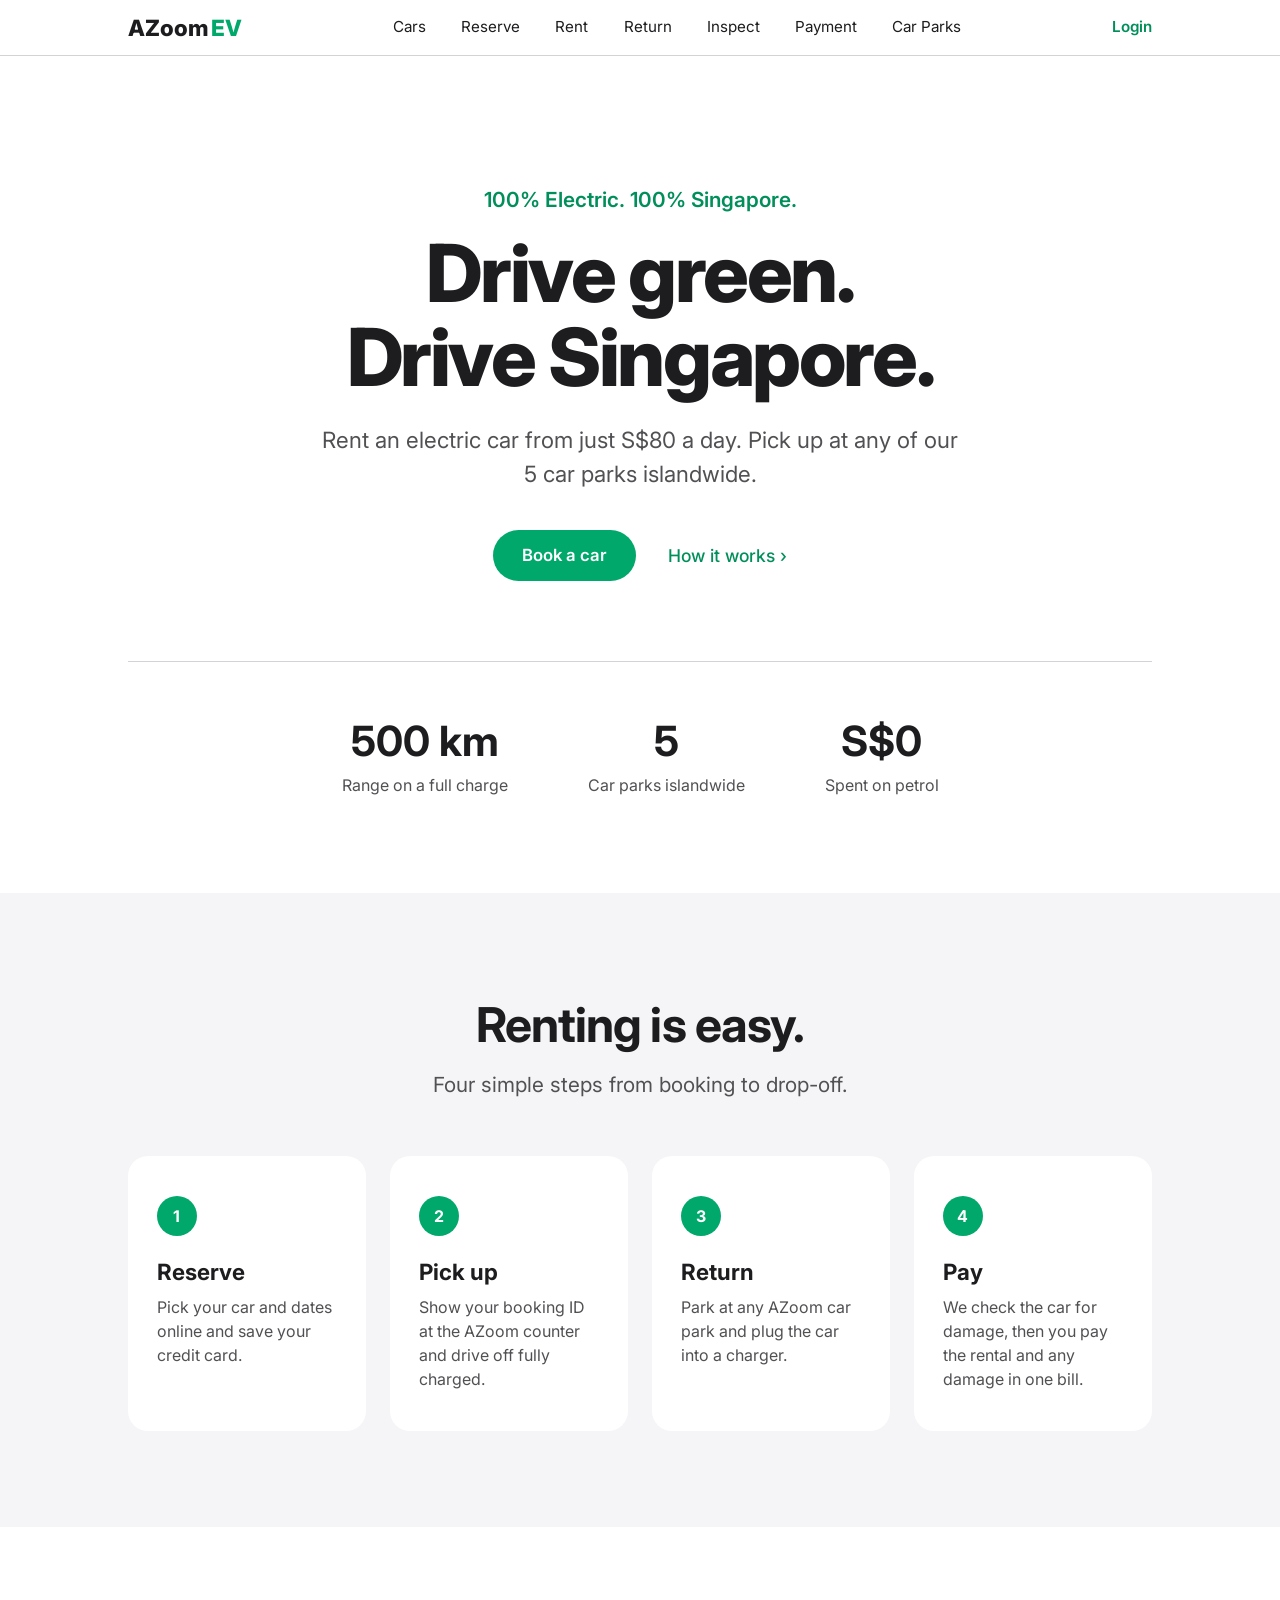
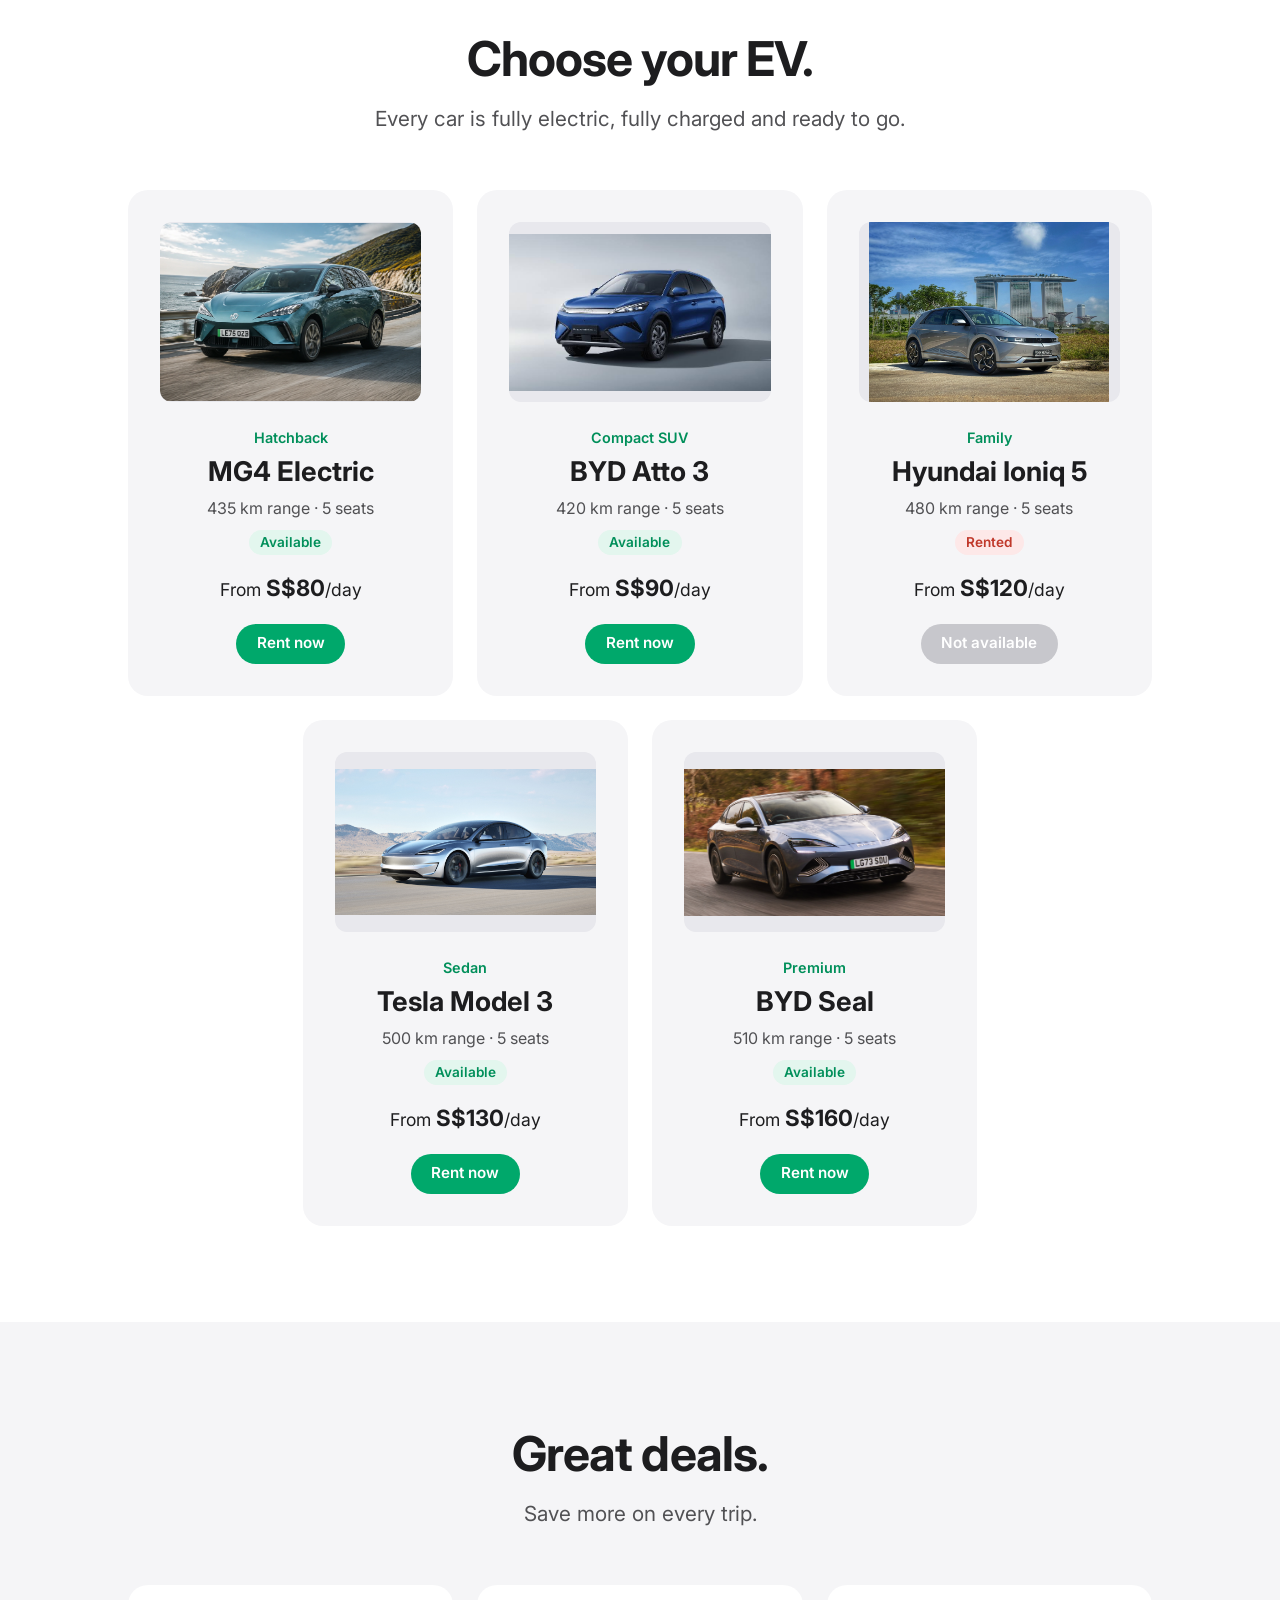
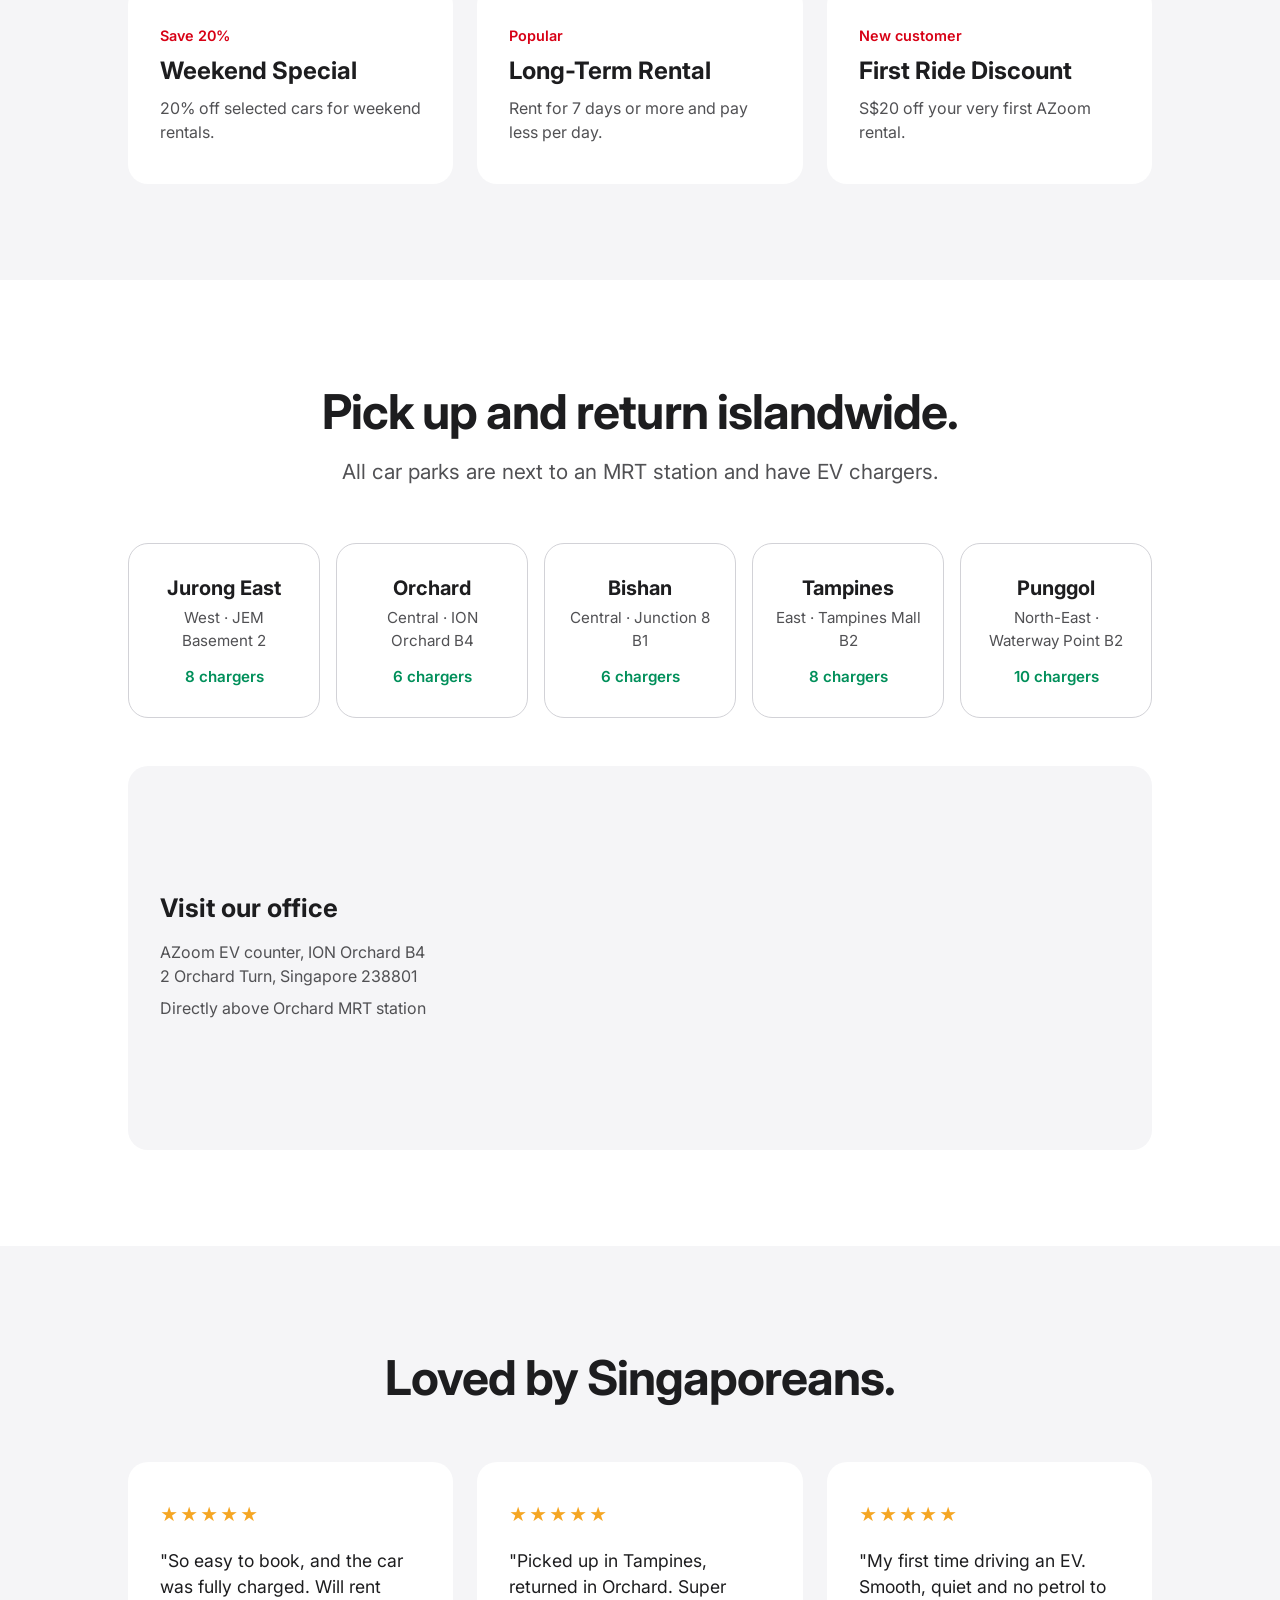
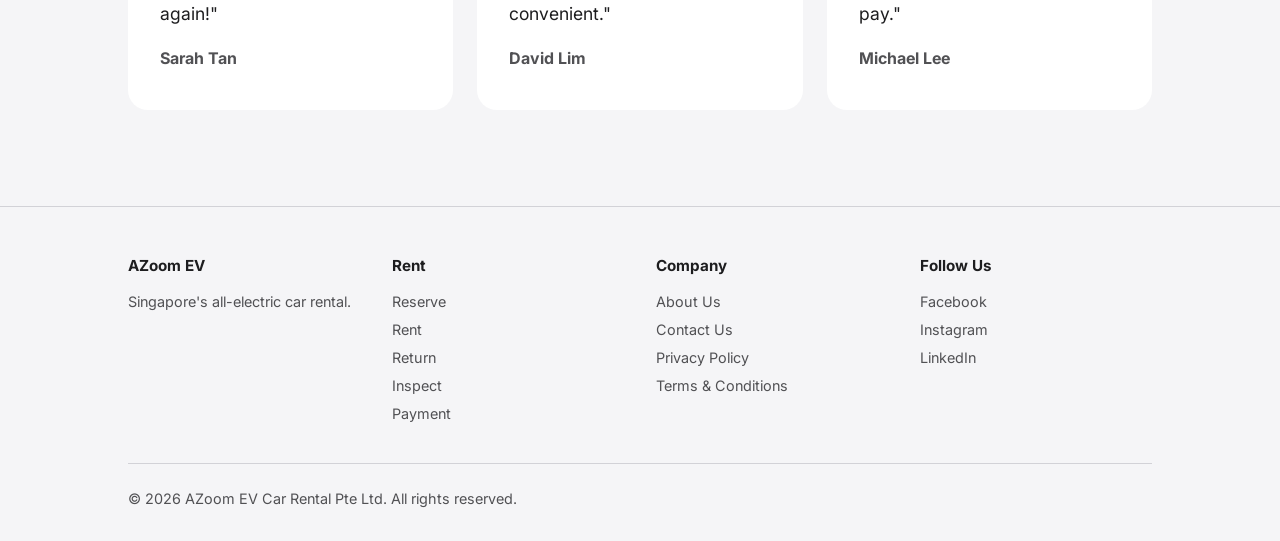
<file: index.html>
<!DOCTYPE html>
<html lang="en">
<head>
    <meta charset="UTF-8">
    <meta name="viewport" content="width=device-width, initial-scale=1.0">
    <title>AZoom | Singapore's All-Electric Car Rental</title>
    <!-- Inter font from Google Fonts (close to Apple's font) -->
    <link href="https://fonts.googleapis.com/css2?family=Inter:wght@400;500;600;700;800&display=swap" rel="stylesheet">
    <link rel="stylesheet" href="Car_rental.css">
</head>
<body>
    <header>
        <a href="index.html" class="logo">AZoom<span>EV</span></a>
        <nav>
            <a href="#fleet">Cars</a>
            <a href="reserve.html">Reserve</a>
            <a href="rent.html">Rent</a>
            <a href="return.html">Return</a>
            <a href="inspect.html">Inspect</a>
            <a href="payment.html">Payment</a>
            <a href="#carparks">Car Parks</a>
        </nav>
        <a href="#" class="login">Login</a>
    </header>

    <main>
        <!-- Hero -->
        <section class="hero">
            <p class="eyebrow">100% Electric. 100% Singapore.</p>
            <h1>Drive green.<br>Drive Singapore.</h1>
            <p class="hero-sub">Rent an electric car from just S$80 a day. Pick up at any of our 5 car parks islandwide.</p>
            <div class="hero-links">
                <a href="#fleet" class="btn">Book a car</a>
                <a href="#how" class="link">How it works &rsaquo;</a>
            </div>
            <div class="stats">
                <div><strong>500 km</strong><span>Range on a full charge</span></div>
                <div><strong>5</strong><span>Car parks islandwide</span></div>
                <div><strong>S$0</strong><span>Spent on petrol</span></div>
            </div>
        </section>

        <!-- How it works -->
        <section class="how grey" id="how">
            <h2>Renting is easy.</h2>
            <p class="section-sub">Four simple steps from booking to drop-off.</p>
            <div class="steps">
                <article class="step">
                    <span class="num">1</span>
                    <h3>Reserve</h3>
                    <p>Pick your car and dates online and save your credit card.</p>
                </article>
                <article class="step">
                    <span class="num">2</span>
                    <h3>Pick up</h3>
                    <p>Show your booking ID at the AZoom counter and drive off fully charged.</p>
                </article>
                <article class="step">
                    <span class="num">3</span>
                    <h3>Return</h3>
                    <p>Park at any AZoom car park and plug the car into a charger.</p>
                </article>
                <article class="step">
                    <span class="num">4</span>
                    <h3>Pay</h3>
                    <p>We check the car for damage, then you pay the rental and any damage in one bill.</p>
                </article>
            </div>
        </section>

        <!-- Fleet -->
        <section class="fleet" id="fleet">
            <h2>Choose your EV.</h2>
            <p class="section-sub">Every car is fully electric, fully charged and ready to go.</p>
            <!-- Car cards are added by script.js from the cars array in data.js -->
            <div class="car_grid" id="car-grid"></div>
        </section>

        <!-- Promotions -->
        <section class="promotion grey">
            <h2>Great deals.</h2>
            <p class="section-sub">Save more on every trip.</p>
            <div class="promo_grid">
                <article class="promo">
                    <p class="promo-tag">Save 20%</p>
                    <h3>Weekend Special</h3>
                    <p>20% off selected cars for weekend rentals.</p>
                </article>
                <article class="promo">
                    <p class="promo-tag">Popular</p>
                    <h3>Long-Term Rental</h3>
                    <p>Rent for 7 days or more and pay less per day.</p>
                </article>
                <article class="promo">
                    <p class="promo-tag">New customer</p>
                    <h3>First Ride Discount</h3>
                    <p>S$20 off your very first AZoom rental.</p>
                </article>
            </div>
        </section>

        <!-- Car parks -->
        <section class="carparks" id="carparks">
            <h2>Pick up and return islandwide.</h2>
            <p class="section-sub">All car parks are next to an MRT station and have EV chargers.</p>
            <!-- Car park cards are added by script.js from the carParks array in data.js -->
            <div class="carpark_grid" id="carpark-grid"></div>

            <div class="office">
                <div class="office-info">
                    <h3>Visit our office</h3>
                    <p>AZoom EV counter, ION Orchard B4<br>2 Orchard Turn, Singapore 238801</p>
                    <p>Directly above Orchard MRT station</p>
                </div>
                <iframe class="office-map" src="https://www.google.com/maps?q=ION+Orchard,+2+Orchard+Turn,+Singapore+238801&output=embed" title="Map of the AZoom EV office at ION Orchard" loading="lazy" referrerpolicy="no-referrer-when-downgrade"></iframe>
            </div>
        </section>

        <!-- Reviews -->
        <section class="testimonials grey">
            <h2>Loved by Singaporeans.</h2>
            <div class="testimonial-container">
                <article class="testimonial">
                    <p class="stars">★★★★★</p>
                    <p>"So easy to book, and the car was fully charged. Will rent again!"</p>
                    <h3>Sarah Tan</h3>
                </article>
                <article class="testimonial">
                    <p class="stars">★★★★★</p>
                    <p>"Picked up in Tampines, returned in Orchard. Super convenient."</p>
                    <h3>David Lim</h3>
                </article>
                <article class="testimonial">
                    <p class="stars">★★★★★</p>
                    <p>"My first time driving an EV. Smooth, quiet and no petrol to pay."</p>
                    <h3>Michael Lee</h3>
                </article>
            </div>
        </section>
    </main>

    <footer>
        <div class="footer-container">
            <div>
                <h3>AZoom EV</h3>
                <p>Singapore's all-electric car rental.</p>
            </div>
            <div>
                <h3>Rent</h3>
                <ul>
                    <li><a href="reserve.html">Reserve</a></li>
                    <li><a href="rent.html">Rent</a></li>
                    <li><a href="return.html">Return</a></li>
                    <li><a href="inspect.html">Inspect</a></li>
                    <li><a href="payment.html">Payment</a></li>
                </ul>
            </div>
            <div>
                <h3>Company</h3>
                <ul>
                    <li><a href="#">About Us</a></li>
                    <li><a href="#">Contact Us</a></li>
                    <li><a href="#">Privacy Policy</a></li>
                    <li><a href="#">Terms &amp; Conditions</a></li>
                </ul>
            </div>
            <div>
                <h3>Follow Us</h3>
                <ul>
                    <li><a href="#">Facebook</a></li>
                    <li><a href="#">Instagram</a></li>
                    <li><a href="#">LinkedIn</a></li>
                </ul>
            </div>
        </div>
        <p class="copyright">&copy; 2026 AZoom EV Car Rental Pte Ltd. All rights reserved.</p>
    </footer>

    <!-- data.js must load first, because script.js uses its arrays -->
    <script src="data.js"></script>
    <script src="script.js"></script>
</body>
</html>
</file>
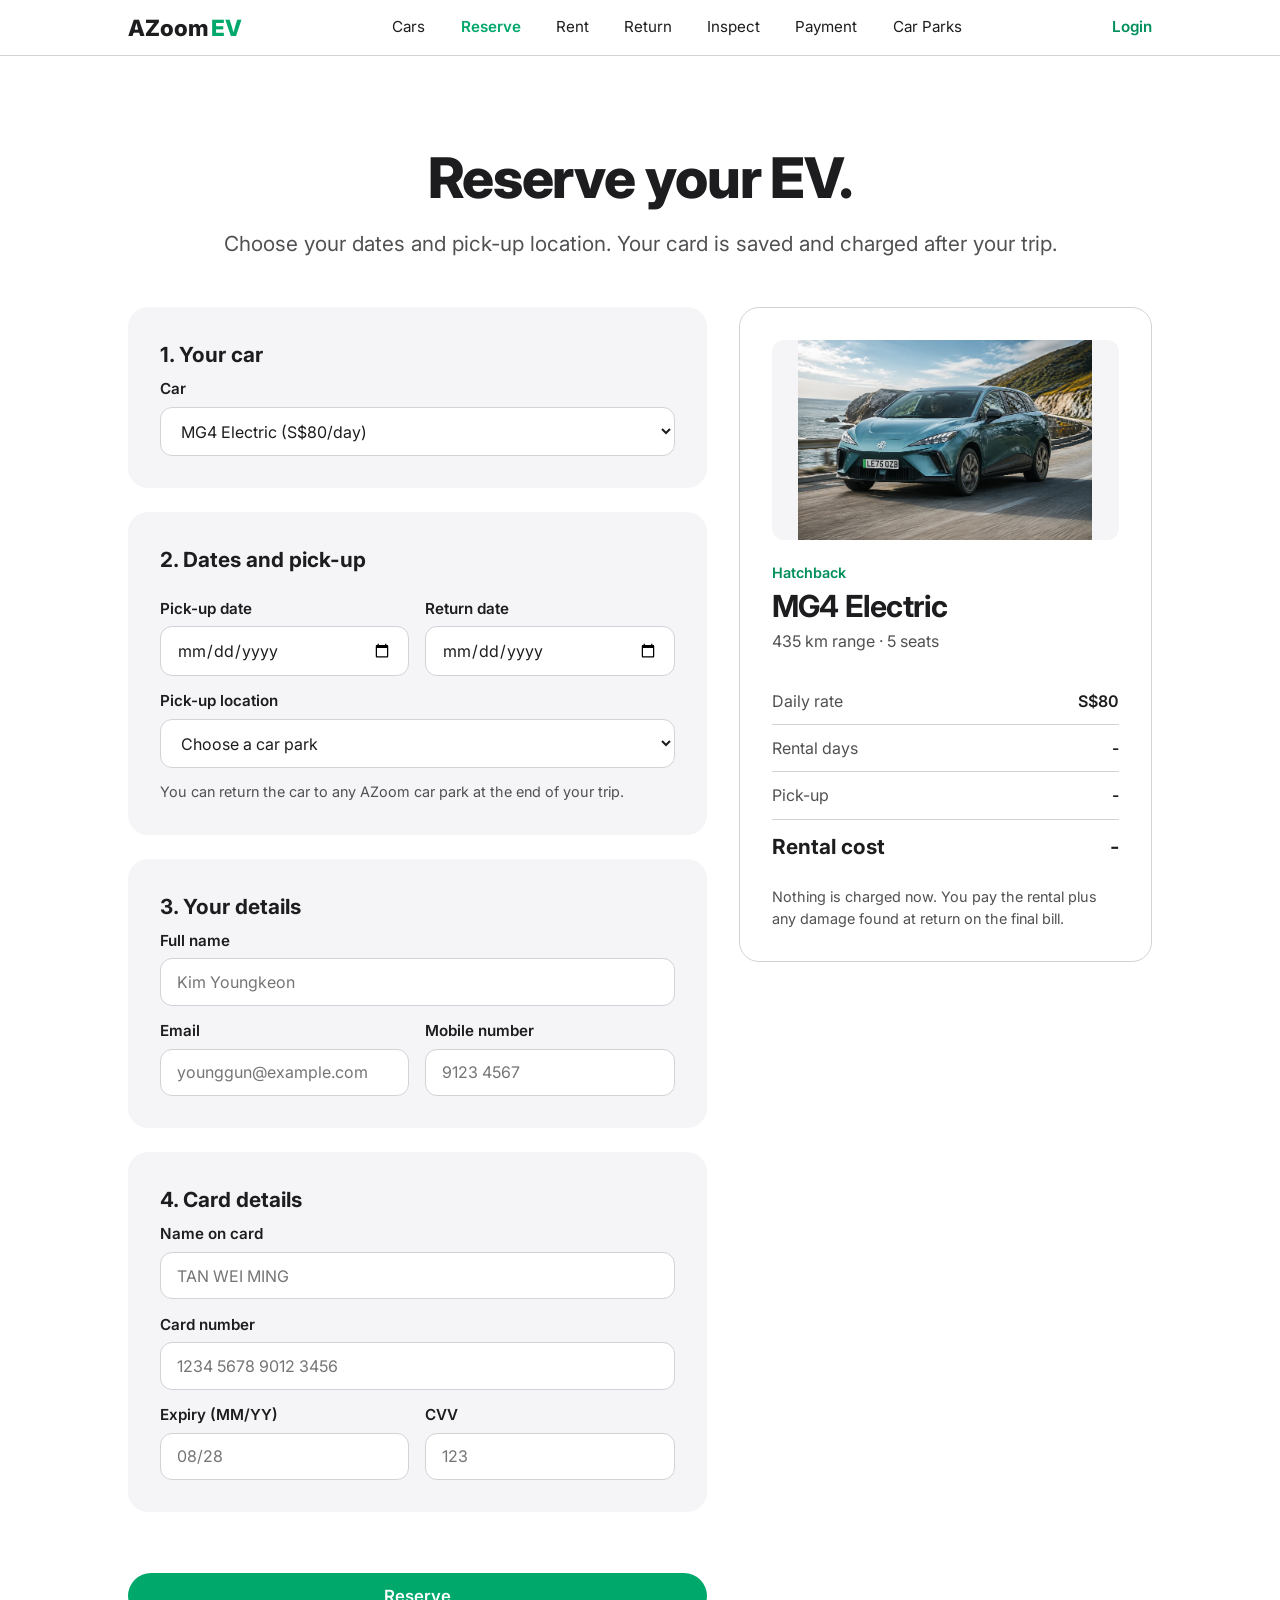
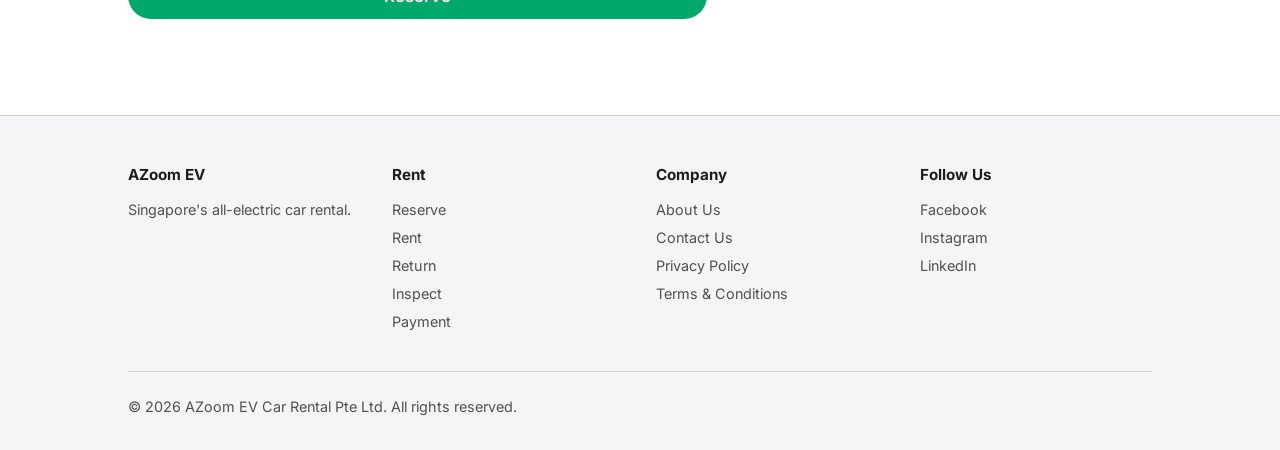
<file: reserve.html>
<!DOCTYPE html>
<html lang="en">
<head>
    <meta charset="UTF-8">
    <meta name="viewport" content="width=device-width, initial-scale=1.0">
    <title>Reserve a Car | AZoom EV</title>
    <link href="https://fonts.googleapis.com/css2?family=Inter:wght@400;500;600;700;800&display=swap" rel="stylesheet">
    <link rel="stylesheet" href="Car_rental.css">
</head>
<body>
    <header>
        <a href="index.html" class="logo">AZoom<span>EV</span></a>
        <nav>
            <a href="index.html#fleet">Cars</a>
            <a href="reserve.html" class="current">Reserve</a>
            <a href="rent.html">Rent</a>
            <a href="return.html">Return</a>
            <a href="inspect.html">Inspect</a>
            <a href="payment.html">Payment</a>
            <a href="index.html#carparks">Car Parks</a>
        </nav>
        <a href="#" class="login">Login</a>
    </header>

    <main>
        <section class="page-title">
            <h1>Reserve your EV.</h1>
            <p class="section-sub">Choose your dates and pick-up location. Your card is saved and charged after your trip.</p>
        </section>

        <!-- Booking form and live summary side by side -->
        <section class="reserve-layout" id="reserve-section">
            <form class="reserve-form" id="reserve-form" novalidate>
                <fieldset>
                    <legend>1. Your car</legend>
                    <label for="car-select">Car</label>
                    <select id="car-select" required></select>
                </fieldset>

                <fieldset>
                    <legend>2. Dates and pick-up</legend>
                    <div class="form-row">
                        <div>
                            <label for="pickup-date">Pick-up date</label>
                            <input type="date" id="pickup-date" required>
                        </div>
                        <div>
                            <label for="return-date">Return date</label>
                            <input type="date" id="return-date" required>
                        </div>
                    </div>
                    <label for="pickup-location">Pick-up location</label>
                    <select id="pickup-location" required></select>
                    <p class="hint">You can return the car to any AZoom car park at the end of your trip.</p>
                </fieldset>

                <fieldset>
                    <legend>3. Your details</legend>
                    <label for="customer-name">Full name</label>
                    <input type="text" id="customer-name" placeholder="Kim Youngkeon" required>
                    <div class="form-row">
                        <div>
                            <label for="email">Email</label>
                            <input type="email" id="email" placeholder="younggun@example.com" required>
                        </div>
                        <div>
                            <label for="phone">Mobile number</label>
                            <input type="tel" id="phone" placeholder="9123 4567" required>
                        </div>
                    </div>
                </fieldset>

                <fieldset>
                    <legend>4. Card details</legend>
                    <label for="card-name">Name on card</label>
                    <input type="text" id="card-name" placeholder="TAN WEI MING" required>
                    <label for="card-number">Card number</label>
                    <input type="text" id="card-number" placeholder="1234 5678 9012 3456" maxlength="19" inputmode="numeric" required>
                    <div class="form-row">
                        <div>
                            <label for="card-expiry">Expiry (MM/YY)</label>
                            <input type="text" id="card-expiry" placeholder="08/28" maxlength="5" required>
                        </div>
                        <div>
                            <label for="card-cvv">CVV</label>
                            <input type="password" id="card-cvv" placeholder="123" maxlength="3" inputmode="numeric" required>
                        </div>
                    </div>
                </fieldset>

                <p class="form-error" id="form-error"></p>
                <button type="submit" class="btn btn-full">Reserve</button>
            </form>

            <aside class="summary" id="summary">
                <img src="" alt="" class="summary-img" id="summary-img">
                <p class="car-type" id="summary-type"></p>
                <h2 id="summary-name"></h2>
                <p class="car-specs" id="summary-specs"></p>
                <dl class="summary-lines">
                    <div><dt>Daily rate</dt><dd id="summary-rate"></dd></div>
                    <div><dt>Rental days</dt><dd id="summary-days">-</dd></div>
                    <div><dt>Pick-up</dt><dd id="summary-pickup">-</dd></div>
                    <div class="summary-total"><dt>Rental cost</dt><dd id="summary-total">-</dd></div>
                </dl>
                <p class="hint">Nothing is charged now. You pay the rental plus any damage found at return on the final bill.</p>
            </aside>
        </section>

        <!-- Shown after a successful booking -->
        <section class="confirmation" id="confirmation" hidden>
            <div class="confirm-card">
                <span class="confirm-tick">&#10003;</span>
                <h2>Booking confirmed!</h2>
                <p class="section-sub">Your booking ID is</p>
                <p class="booking-id" id="confirm-id"></p>
                <dl class="summary-lines" id="confirm-details"></dl>
                <p class="hint">Show this booking ID at the AZoom counter when you pick up your car.</p>
                <a href="index.html" class="btn">Back to home</a>
            </div>
        </section>
    </main>

    <footer>
        <div class="footer-container">
            <div>
                <h3>AZoom EV</h3>
                <p>Singapore's all-electric car rental.</p>
            </div>
            <div>
                <h3>Rent</h3>
                <ul>
                    <li><a href="reserve.html">Reserve</a></li>
                    <li><a href="rent.html">Rent</a></li>
                    <li><a href="return.html">Return</a></li>
                    <li><a href="inspect.html">Inspect</a></li>
                    <li><a href="payment.html">Payment</a></li>
                </ul>
            </div>
            <div>
                <h3>Company</h3>
                <ul>
                    <li><a href="#">About Us</a></li>
                    <li><a href="#">Contact Us</a></li>
                    <li><a href="#">Privacy Policy</a></li>
                    <li><a href="#">Terms &amp; Conditions</a></li>
                </ul>
            </div>
            <div>
                <h3>Follow Us</h3>
                <ul>
                    <li><a href="#">Facebook</a></li>
                    <li><a href="#">Instagram</a></li>
                    <li><a href="#">LinkedIn</a></li>
                </ul>
            </div>
        </div>
        <p class="copyright">&copy; 2026 AZoom EV Car Rental Pte Ltd. All rights reserved.</p>
    </footer>

    <script src="data.js"></script>
    <script src="reserve.js"></script>
</body>
</html>
</file>
<file: Car_rental.css>
/* =========================================
   Colours (change them here once)
========================================= */
:root {
    --black: #1d1d1f;     /* main text, Apple-style near-black */
    --grey-text: #515154; /* secondary text, still easy to read */
    --grey-bg: #f5f5f7;   /* light grey section background */
    --green: #00a86b;     /* AZoom EV brand colour */
    --green-dark: #008f5a;
    --white: #ffffff;
    --border: #d2d2d7;
}

/* =========================================
   Global & Reset
========================================= */
* {
    margin: 0;
    padding: 0;
    box-sizing: border-box;
}

html {
    scroll-behavior: smooth;
}

body {
    font-family: -apple-system, BlinkMacSystemFont, 'Inter', Arial, sans-serif;
    color: var(--black);
    background-color: var(--white);
    line-height: 1.5;
}

a {
    text-decoration: none;
}

[hidden] {
    display: none !important;
}

section {
    padding: 6rem 10%;
    text-align: center;
}

.grey {
    background-color: var(--grey-bg);
}

section h2 {
    font-size: 3rem;
    font-weight: 700;
    letter-spacing: -0.02em;
}

.section-sub {
    font-size: 1.3rem;
    color: var(--grey-text);
    margin: 0.5rem 0 3.5rem;
}

/* Buttons */
.btn {
    display: inline-block;
    padding: 0.8rem 1.8rem;
    border-radius: 999px;
    background-color: var(--green);
    color: var(--white);
    font-size: 1.05rem;
    font-weight: 600;
    transition: background-color 0.2s ease;
}

.btn:hover {
    background-color: var(--green-dark);
}

.btn-small {
    padding: 0.55rem 1.3rem;
    font-size: 0.95rem;
}

.link {
    color: var(--green-dark);
    font-size: 1.1rem;
    font-weight: 500;
}

.link:hover {
    text-decoration: underline;
}

/* =========================================
   Header (thin bar that stays on top)
========================================= */
header {
    position: sticky;
    top: 0;
    z-index: 10;
    display: flex;
    justify-content: space-between;
    align-items: center;
    height: 56px;
    padding: 0 10%;
    background-color: rgba(255, 255, 255, 0.85);
    backdrop-filter: blur(12px);
    border-bottom: 1px solid var(--border);
}

.logo {
    font-size: 1.4rem;
    font-weight: 800;
    color: var(--black);
}

.logo span {
    color: var(--green);
    margin-left: 2px;
}

nav {
    display: flex;
    gap: 2.2rem;
}

nav a {
    color: var(--black);
    font-size: 0.95rem;
    transition: color 0.2s ease;
}

nav a:hover {
    color: var(--green);
}

.login {
    color: var(--green-dark);
    font-weight: 600;
    font-size: 0.95rem;
}

/* =========================================
   Hero
========================================= */
.hero {
    padding: 8rem 10% 6rem;
}

.eyebrow {
    color: var(--green-dark);
    font-size: 1.3rem;
    font-weight: 600;
    margin-bottom: 1rem;
}

.hero h1 {
    font-size: 5rem;
    font-weight: 800;
    line-height: 1.05;
    letter-spacing: -0.03em;
    animation: fadeUp 0.9s ease both;
}

.hero-sub {
    max-width: 640px;
    margin: 1.5rem auto 2.5rem;
    font-size: 1.4rem;
    color: var(--grey-text);
}

.hero-links {
    display: flex;
    justify-content: center;
    align-items: center;
    gap: 2rem;
}

.stats {
    display: flex;
    justify-content: center;
    gap: 5rem;
    margin-top: 5rem;
    padding-top: 3rem;
    border-top: 1px solid var(--border);
}

.stats strong {
    display: block;
    font-size: 2.6rem;
    font-weight: 700;
}

.stats span {
    color: var(--grey-text);
}

/* =========================================
   How It Works
========================================= */
.steps {
    display: grid;
    grid-template-columns: repeat(4, 1fr);
    gap: 1.5rem;
}

.step {
    padding: 2.5rem 1.8rem;
    background-color: var(--white);
    border-radius: 20px;
    text-align: left;
}

.num {
    display: inline-flex;
    align-items: center;
    justify-content: center;
    width: 40px;
    height: 40px;
    margin-bottom: 1.2rem;
    border-radius: 50%;
    background-color: var(--green);
    color: var(--white);
    font-weight: 700;
}

.step h3 {
    font-size: 1.4rem;
    margin-bottom: 0.4rem;
}

.step p {
    color: var(--grey-text);
}

/* =========================================
   Fleet
========================================= */
.car_grid {
    display: flex;
    flex-wrap: wrap;
    justify-content: center;
    gap: 1.5rem;
}

.car {
    flex: 0 1 calc(33.333% - 1rem);
    padding: 2rem;
    background-color: var(--grey-bg);
    border-radius: 20px;
    transition: transform 0.3s ease;
}

.car:hover {
    transform: scale(1.02);
}

.car-img {
    width: 100%;
    height: 180px;
    object-fit: contain;
    margin-bottom: 1.2rem;
    border-radius: 12px;
    background-color: #e8e8ed; /* shows until a photo is added */
}

.car-type {
    color: var(--green-dark);
    font-size: 0.9rem;
    font-weight: 600;
}

.car h3 {
    font-size: 1.7rem;
    margin: 0.2rem 0;
}

.car-specs {
    color: var(--grey-text);
}

.car-price {
    margin: 1rem 0 1.2rem;
    font-size: 1.1rem;
}

.car-price strong {
    font-size: 1.4rem;
}

/* Available / Rented label on each car */
.status {
    display: inline-block;
    margin-top: 0.6rem;
    padding: 0.15rem 0.7rem;
    border-radius: 999px;
    font-size: 0.85rem;
    font-weight: 600;
}

.status.available {
    background-color: #e3f6ee;
    color: var(--green-dark);
}

.status.rented {
    background-color: #fde8e8;
    color: #c0392b;
}

.btn-disabled,
.btn-disabled:hover {
    background-color: #c7c7cc;
    cursor: not-allowed;
}

/* =========================================
   Promotions
========================================= */
.promo_grid {
    display: grid;
    grid-template-columns: repeat(3, 1fr);
    gap: 1.5rem;
}

.promo {
    padding: 2.5rem 2rem;
    background-color: var(--white);
    border-radius: 20px;
    text-align: left;
}

.promo-tag {
    color: #d70015;
    font-size: 0.9rem;
    font-weight: 600;
    margin-bottom: 0.4rem;
}

.promo h3 {
    font-size: 1.5rem;
    margin-bottom: 0.4rem;
}

.promo p:last-child {
    color: var(--grey-text);
}

/* =========================================
   Car Parks
========================================= */
.carpark_grid {
    display: grid;
    grid-template-columns: repeat(5, 1fr);
    gap: 1rem;
}

.carpark {
    padding: 1.8rem 1.2rem;
    border: 1px solid var(--border);
    border-radius: 20px;
    transition: border-color 0.2s ease;
}

.carpark:hover {
    border-color: var(--green);
}

.carpark h3 {
    font-size: 1.25rem;
    margin-bottom: 0.3rem;
}

.carpark p {
    color: var(--grey-text);
    font-size: 0.95rem;
}

.carpark .chargers {
    margin-top: 0.8rem;
    color: var(--green-dark);
    font-weight: 600;
}

.office {
    display: grid;
    grid-template-columns: 1fr 2fr;
    gap: 2rem;
    align-items: center;
    margin-top: 3rem;
    padding: 2rem;
    border-radius: 20px;
    background-color: var(--grey-bg);
    text-align: left;
}

.office h3 {
    font-size: 1.6rem;
    margin-bottom: 0.8rem;
}

.office p {
    margin-bottom: 0.5rem;
    color: var(--grey-text);
}

.office-map {
    width: 100%;
    height: 320px;
    border: none;
    border-radius: 16px;
}

/* =========================================
   Testimonials
========================================= */
.testimonial-container {
    display: grid;
    grid-template-columns: repeat(3, 1fr);
    gap: 1.5rem;
    margin-top: 3rem;
}

.testimonial {
    padding: 2.5rem 2rem;
    background-color: var(--white);
    border-radius: 20px;
    text-align: left;
}

.stars {
    color: #f5a623;
    letter-spacing: 2px;
    margin-bottom: 0.8rem;
}

.testimonial p {
    font-size: 1.1rem;
    margin-bottom: 1.2rem;
}

.testimonial h3 {
    font-size: 1rem;
    color: var(--grey-text);
}

/* =========================================
   Footer
========================================= */
footer {
    padding: 3rem 10% 2rem;
    background-color: var(--grey-bg);
    border-top: 1px solid var(--border);
    font-size: 0.9rem;
}

.footer-container {
    display: grid;
    grid-template-columns: repeat(4, 1fr);
    gap: 2rem;
    padding-bottom: 2rem;
    border-bottom: 1px solid var(--border);
}

.footer-container h3 {
    font-size: 0.95rem;
    margin-bottom: 0.8rem;
}

.footer-container p,
.footer-container a {
    color: var(--grey-text);
}

.footer-container ul {
    list-style: none;
}

.footer-container li {
    margin-bottom: 0.4rem;
}

.footer-container a:hover {
    color: var(--black);
    text-decoration: underline;
}

.copyright {
    padding-top: 1.5rem;
    color: var(--grey-text);
}

/* =========================================
   Reserve Page
========================================= */
nav a.current {
    color: var(--green);
    font-weight: 600;
}

.page-title {
    padding: 5rem 10% 0;
}

.page-title h1 {
    font-size: 3.5rem;
    font-weight: 800;
    letter-spacing: -0.02em;
}

.page-title .section-sub {
    margin-bottom: 0;
}

.reserve-layout {
    display: grid;
    grid-template-columns: 1.4fr 1fr;
    gap: 2rem;
    align-items: start;
    padding-top: 3rem;
    text-align: left;
}

.reserve-form fieldset {
    margin-bottom: 1.5rem;
    padding: 2rem;
    border: none;
    border-radius: 20px;
    background-color: var(--grey-bg);
}

.reserve-form legend {
    float: left;
    width: 100%;
    padding: 0;
    margin-bottom: 0.5rem;
    font-size: 1.3rem;
    font-weight: 700;
}

.reserve-form legend ~ * {
    clear: both;
}

.reserve-form label {
    display: block;
    margin: 0.9rem 0 0.35rem;
    font-size: 0.95rem;
    font-weight: 600;
}

.reserve-form input,
.reserve-form select {
    width: 100%;
    padding: 0.8rem 1rem;
    border: 1px solid var(--border);
    border-radius: 12px;
    background-color: var(--white);
    color: var(--black);
    font-family: inherit;
    font-size: 1rem;
}

.reserve-form input:focus,
.reserve-form select:focus {
    outline: none;
    border-color: var(--green);
    box-shadow: 0 0 0 3px rgba(0, 168, 107, 0.2);
}

.form-row {
    display: grid;
    grid-template-columns: 1fr 1fr;
    gap: 1rem;
}

.hint {
    margin-top: 0.8rem;
    color: var(--grey-text);
    font-size: 0.9rem;
}

.form-error {
    min-height: 1.5rem;
    margin-bottom: 0.8rem;
    color: #d70015;
    font-weight: 600;
}

.btn-full {
    width: 100%;
    border: none;
    font-family: inherit;
    cursor: pointer;
}

.summary {
    position: sticky;
    top: 80px;
    padding: 2rem;
    border: 1px solid var(--border);
    border-radius: 20px;
}

.summary-img {
    width: 100%;
    height: 200px;
    object-fit: contain;
    margin-bottom: 1rem;
    border-radius: 12px;
    background-color: var(--grey-bg);
}

.summary h2 {
    font-size: 1.9rem;
}

.summary-lines {
    margin-top: 1.5rem;
}

.summary-lines div {
    display: flex;
    justify-content: space-between;
    padding: 0.7rem 0;
    border-bottom: 1px solid var(--border);
}

.summary-lines dt {
    color: var(--grey-text);
}

.summary-lines dd {
    font-weight: 600;
}

.summary-total {
    font-size: 1.3rem;
    border-bottom: none !important;
}

.summary-total dt {
    color: var(--black) !important;
    font-weight: 700;
}

.confirmation {
    padding: 5rem 10%;
}

.confirm-card {
    max-width: 560px;
    margin: 0 auto;
    padding: 3rem;
    border-radius: 24px;
    background-color: var(--grey-bg);
    animation: fadeUp 0.6s ease both;
}

.confirm-tick {
    display: inline-flex;
    align-items: center;
    justify-content: center;
    width: 64px;
    height: 64px;
    margin-bottom: 1rem;
    border-radius: 50%;
    background-color: var(--green);
    color: var(--white);
    font-size: 2rem;
}

.confirm-card .section-sub {
    margin: 0.5rem 0 0;
}

.booking-id {
    font-size: 2.6rem;
    font-weight: 800;
    letter-spacing: 0.05em;
    color: var(--green-dark);
}

.confirm-card .summary-lines {
    text-align: left;
}

.confirm-card .btn {
    margin-top: 1.5rem;
}

/* =========================================
   Animation
========================================= */
@keyframes fadeUp {
    from {
        opacity: 0;
        transform: translateY(20px);
    }
    to {
        opacity: 1;
        transform: translateY(0);
    }
}

/* =========================================
   Rent Page
========================================= */
.reserve-form .check-label {
    display: flex;
    align-items: center;
    gap: 0.6rem;
    font-weight: 500;
}

.reserve-form .check-label input {
    width: 20px;
    height: 20px;
    accent-color: var(--green);
}

/* =========================================
   Return Page
========================================= */
.park-options {
    display: grid;
    grid-template-columns: 1fr 1fr;
    gap: 1rem;
    margin-top: 1rem;
}

.reserve-form .park-option {
    display: block;
    margin: 0;
    padding: 1.2rem;
    border: 2px solid var(--border);
    border-radius: 16px;
    background-color: var(--white);
    cursor: pointer;
}

.reserve-form .park-option input {
    display: none;
}

.reserve-form .park-option:has(input:checked) {
    border-color: var(--green);
    box-shadow: 0 0 0 3px rgba(0, 168, 107, 0.2);
}

.park-option strong {
    display: block;
    font-size: 1.1rem;
}

.park-option span {
    display: block;
    color: var(--grey-text);
    font-weight: 400;
}

.park-option .chargers {
    margin-top: 0.5rem;
    color: var(--green-dark);
    font-weight: 600;
}

/* =========================================
   Payment Page
========================================= */
#bill-notes {
    margin-bottom: 1.2rem;
}
</file>
